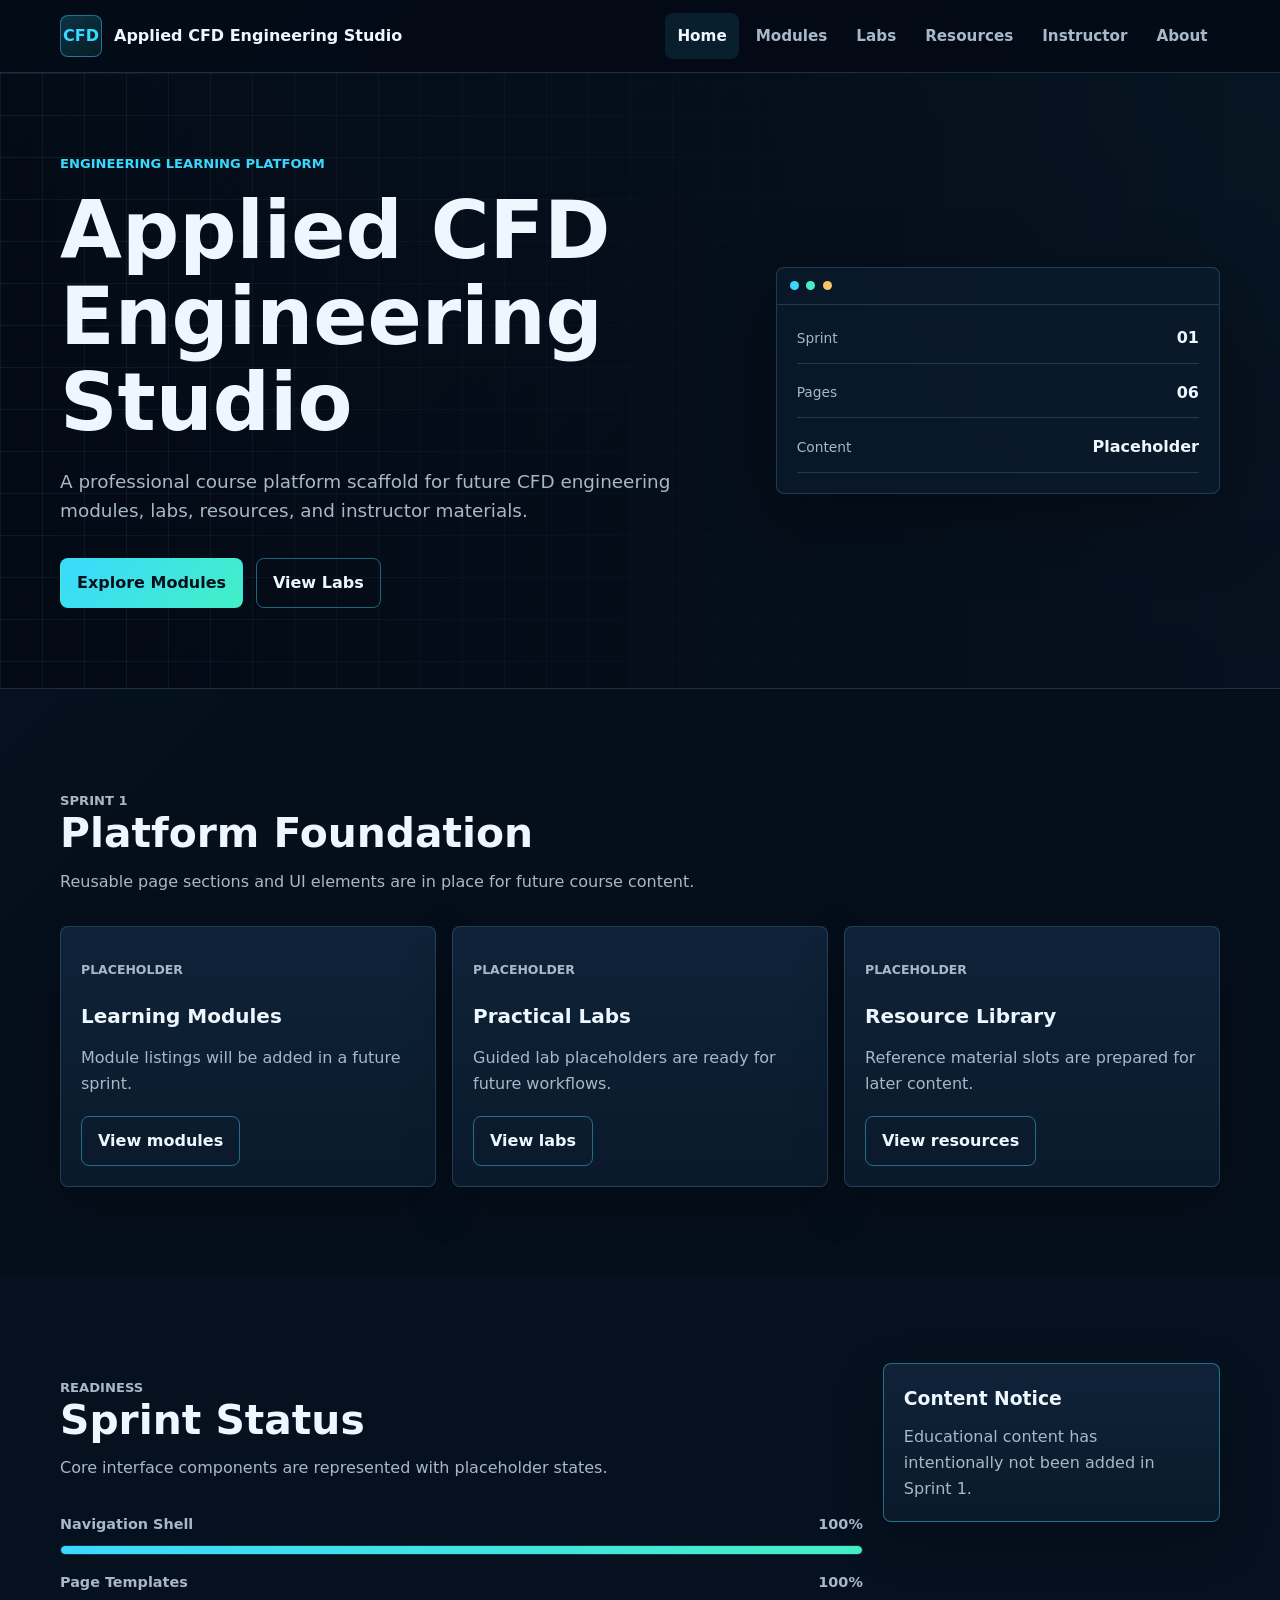
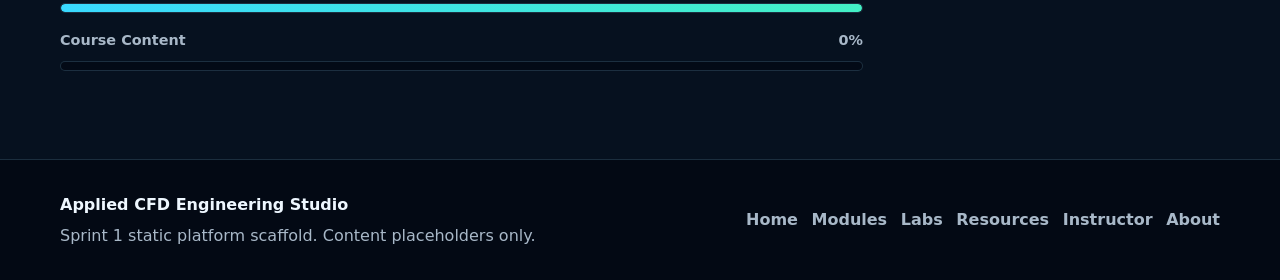
<file: index.html>
<!doctype html>
<html lang="en">
  <head>
    <meta charset="utf-8">
    <meta name="viewport" content="width=device-width, initial-scale=1">
    <meta name="description" content="Applied CFD Engineering Studio learning platform scaffold.">
    <title>Applied CFD Engineering Studio</title>
    <link rel="stylesheet" href="assets/css/styles.css">
  </head>
  <body data-page="home">
    <a class="skip-link" href="#main">Skip to content</a>
    <div id="site-nav"></div>

    <main id="main">
      <section id="page-hero"></section>

      <section class="section band">
        <div class="container">
          <div data-section-header data-kicker="Sprint 1" data-title="Platform Foundation" data-copy="Reusable page sections and UI elements are in place for future course content."></div>
          <div class="feature-grid">
            <article data-card data-title="Learning Modules" data-meta="Placeholder" data-copy="Module listings will be added in a future sprint." data-link="modules.html" data-link-label="View modules"></article>
            <article data-card data-title="Practical Labs" data-meta="Placeholder" data-copy="Guided lab placeholders are ready for future workflows." data-link="labs.html" data-link-label="View labs"></article>
            <article data-card data-title="Resource Library" data-meta="Placeholder" data-copy="Reference material slots are prepared for later content." data-link="resources.html" data-link-label="View resources"></article>
          </div>
        </div>
      </section>

      <section class="section">
        <div class="container split-panel">
          <div>
            <div data-section-header data-kicker="Readiness" data-title="Sprint Status" data-copy="Core interface components are represented with placeholder states."></div>
            <div class="stack">
              <div data-progress data-label="Navigation Shell" data-value="100"></div>
              <div data-progress data-label="Page Templates" data-value="100"></div>
              <div data-progress data-label="Course Content" data-value="0"></div>
            </div>
          </div>
          <aside data-callout data-title="Content Notice" data-tone="cyan" data-copy="Educational content has intentionally not been added in Sprint 1."></aside>
        </div>
      </section>
    </main>

    <div id="site-footer"></div>
    <script type="module" src="assets/js/main.js"></script>
  </body>
</html>
</file>
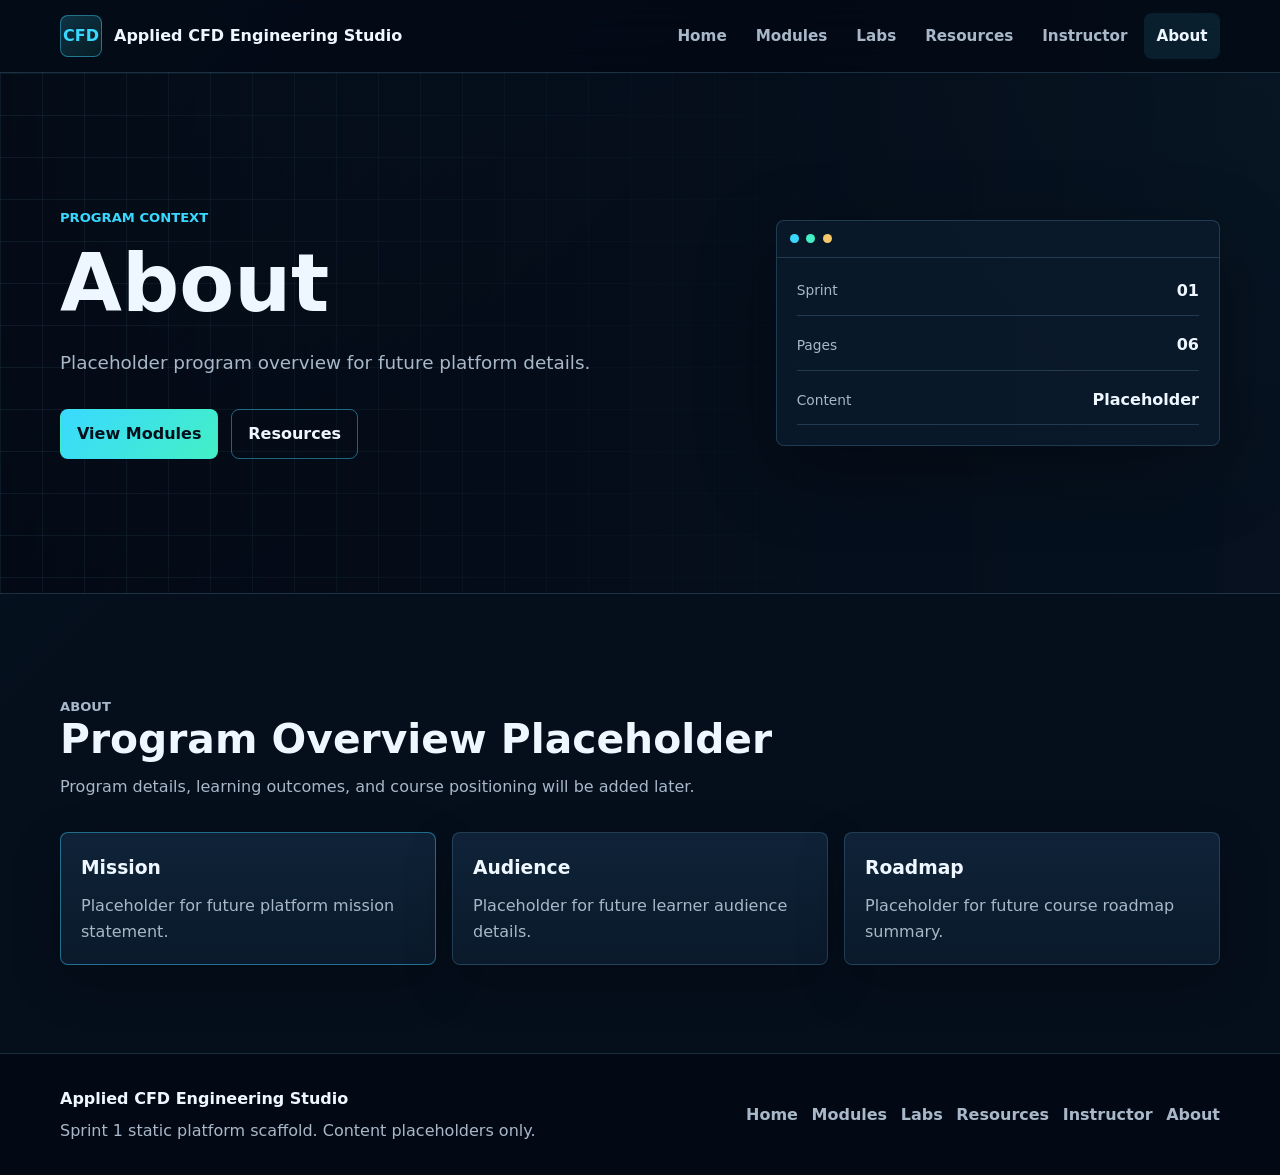
<file: about.html>
<!doctype html>
<html lang="en">
  <head>
    <meta charset="utf-8">
    <meta name="viewport" content="width=device-width, initial-scale=1">
    <meta name="description" content="Placeholder about page for Applied CFD Engineering Studio.">
    <title>About | Applied CFD Engineering Studio</title>
    <link rel="stylesheet" href="assets/css/styles.css">
  </head>
  <body data-page="about">
    <a class="skip-link" href="#main">Skip to content</a>
    <div id="site-nav"></div>

    <main id="main">
      <section id="page-hero"></section>

      <section class="section band">
        <div class="container">
          <div data-section-header data-kicker="About" data-title="Program Overview Placeholder" data-copy="Program details, learning outcomes, and course positioning will be added later."></div>
          <div class="feature-grid">
            <div data-callout data-title="Mission" data-tone="cyan" data-copy="Placeholder for future platform mission statement."></div>
            <div data-callout data-title="Audience" data-tone="neutral" data-copy="Placeholder for future learner audience details."></div>
            <div data-callout data-title="Roadmap" data-tone="neutral" data-copy="Placeholder for future course roadmap summary."></div>
          </div>
        </div>
      </section>
    </main>

    <div id="site-footer"></div>
    <script type="module" src="assets/js/main.js"></script>
  </body>
</html>
</file>
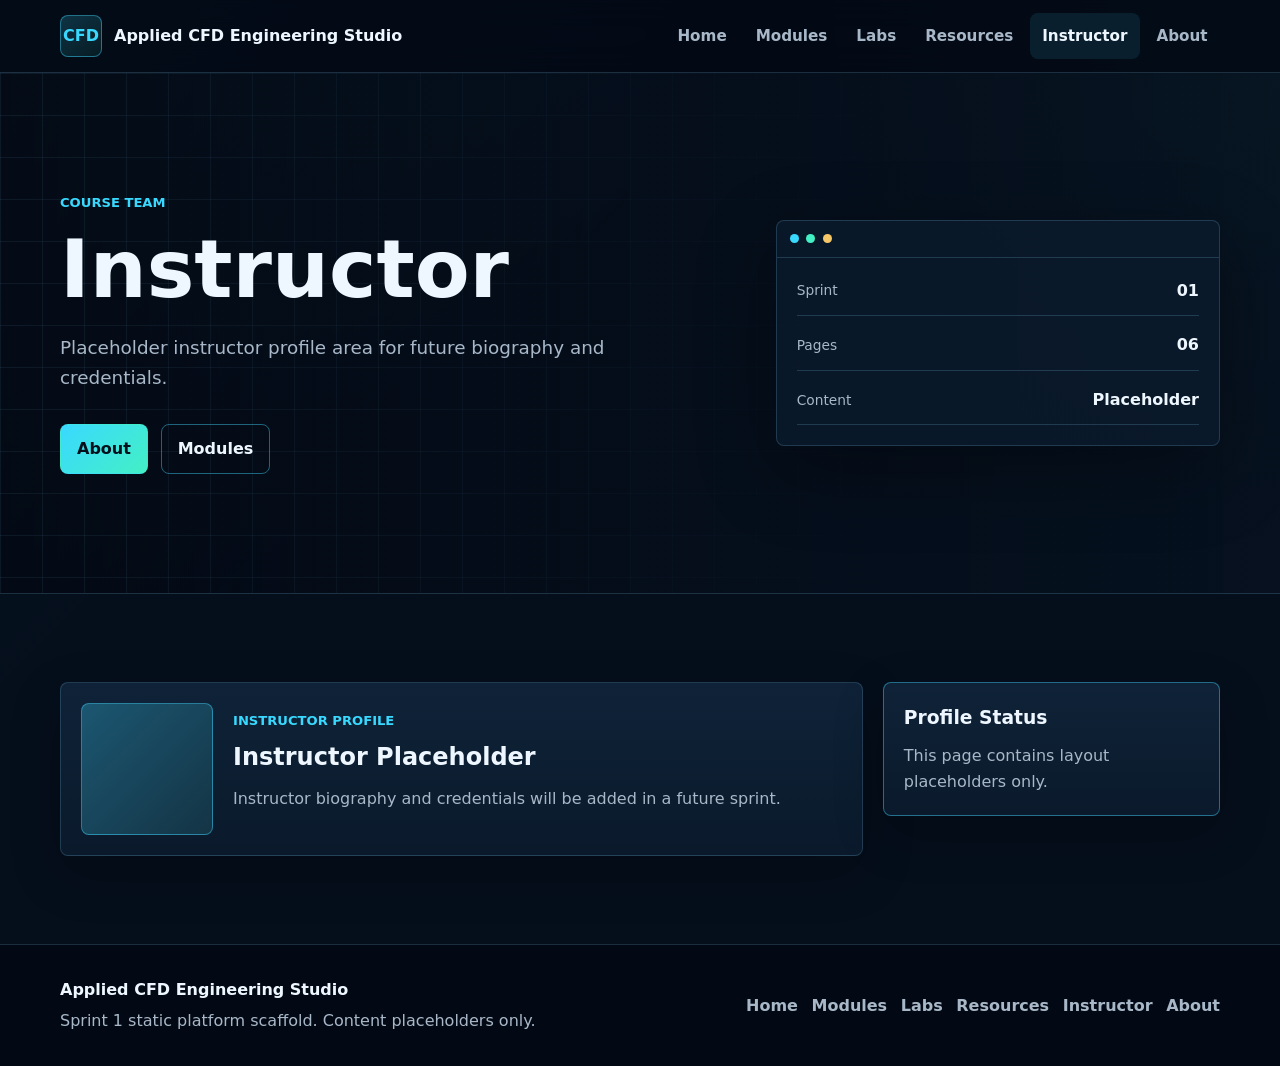
<file: instructor.html>
<!doctype html>
<html lang="en">
  <head>
    <meta charset="utf-8">
    <meta name="viewport" content="width=device-width, initial-scale=1">
    <meta name="description" content="Placeholder instructor page for Applied CFD Engineering Studio.">
    <title>Instructor | Applied CFD Engineering Studio</title>
    <link rel="stylesheet" href="assets/css/styles.css">
  </head>
  <body data-page="instructor">
    <a class="skip-link" href="#main">Skip to content</a>
    <div id="site-nav"></div>

    <main id="main">
      <section id="page-hero"></section>

      <section class="section band">
        <div class="container split-panel">
          <div class="profile-shell">
            <div class="avatar-placeholder" aria-hidden="true"></div>
            <div>
              <p class="eyebrow">Instructor Profile</p>
              <h2>Instructor Placeholder</h2>
              <p class="muted">Instructor biography and credentials will be added in a future sprint.</p>
            </div>
          </div>
          <aside data-callout data-title="Profile Status" data-tone="cyan" data-copy="This page contains layout placeholders only."></aside>
        </div>
      </section>
    </main>

    <div id="site-footer"></div>
    <script type="module" src="assets/js/main.js"></script>
  </body>
</html>
</file>
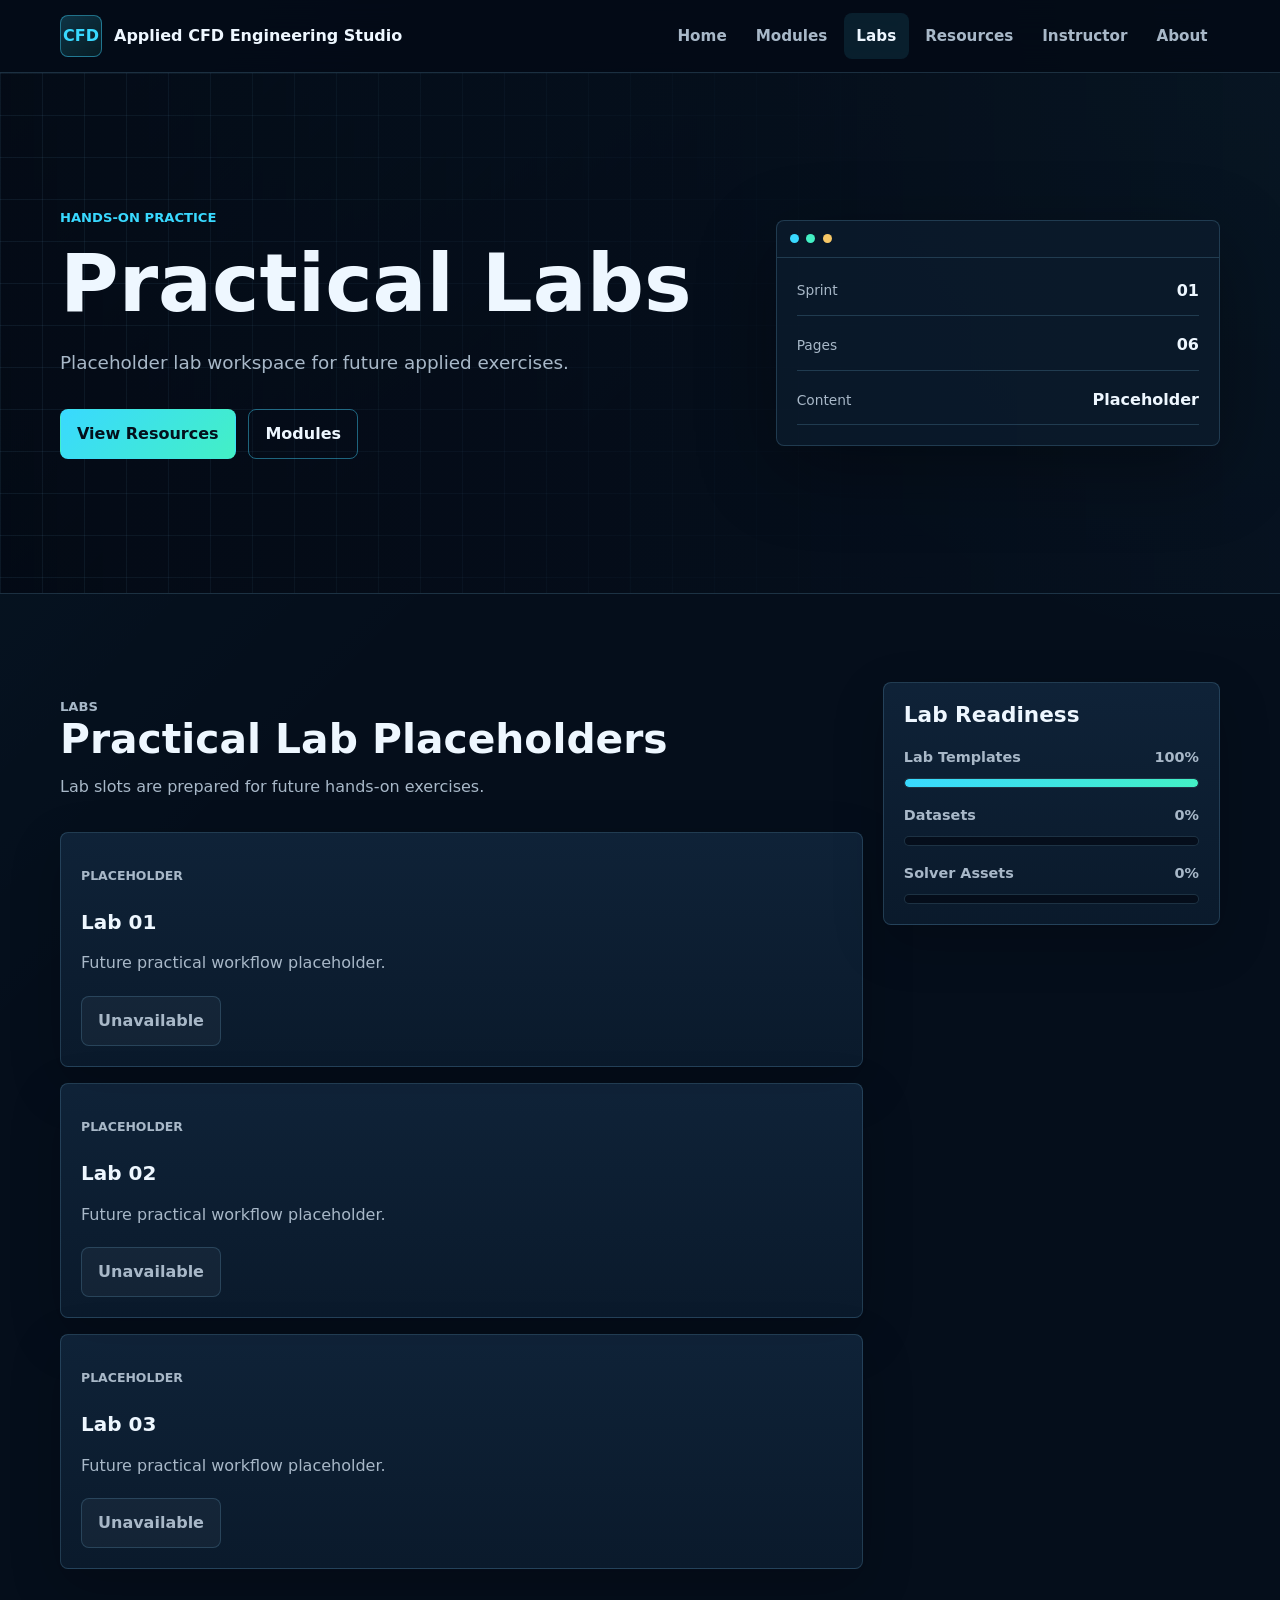
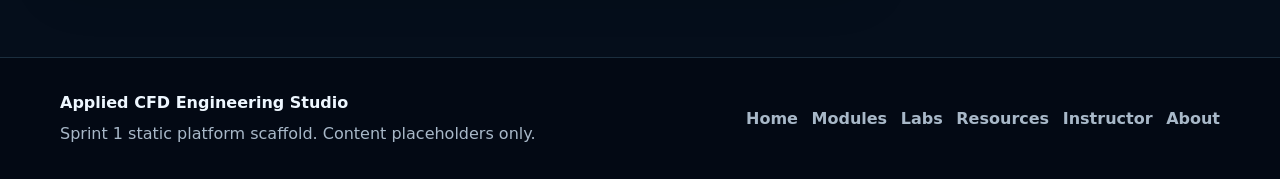
<file: labs.html>
<!doctype html>
<html lang="en">
  <head>
    <meta charset="utf-8">
    <meta name="viewport" content="width=device-width, initial-scale=1">
    <meta name="description" content="Placeholder practical labs for Applied CFD Engineering Studio.">
    <title>Practical Labs | Applied CFD Engineering Studio</title>
    <link rel="stylesheet" href="assets/css/styles.css">
  </head>
  <body data-page="labs">
    <a class="skip-link" href="#main">Skip to content</a>
    <div id="site-nav"></div>

    <main id="main">
      <section id="page-hero"></section>

      <section class="section band">
        <div class="container split-panel">
          <div>
            <div data-section-header data-kicker="Labs" data-title="Practical Lab Placeholders" data-copy="Lab slots are prepared for future hands-on exercises."></div>
            <div class="stack">
              <article data-card data-title="Lab 01" data-meta="Placeholder" data-copy="Future practical workflow placeholder." data-link="#" data-link-label="Unavailable"></article>
              <article data-card data-title="Lab 02" data-meta="Placeholder" data-copy="Future practical workflow placeholder." data-link="#" data-link-label="Unavailable"></article>
              <article data-card data-title="Lab 03" data-meta="Placeholder" data-copy="Future practical workflow placeholder." data-link="#" data-link-label="Unavailable"></article>
            </div>
          </div>
          <aside class="panel">
            <h2>Lab Readiness</h2>
            <div class="stack">
              <div data-progress data-label="Lab Templates" data-value="100"></div>
              <div data-progress data-label="Datasets" data-value="0"></div>
              <div data-progress data-label="Solver Assets" data-value="0"></div>
            </div>
          </aside>
        </div>
      </section>
    </main>

    <div id="site-footer"></div>
    <script type="module" src="assets/js/main.js"></script>
  </body>
</html>
</file>
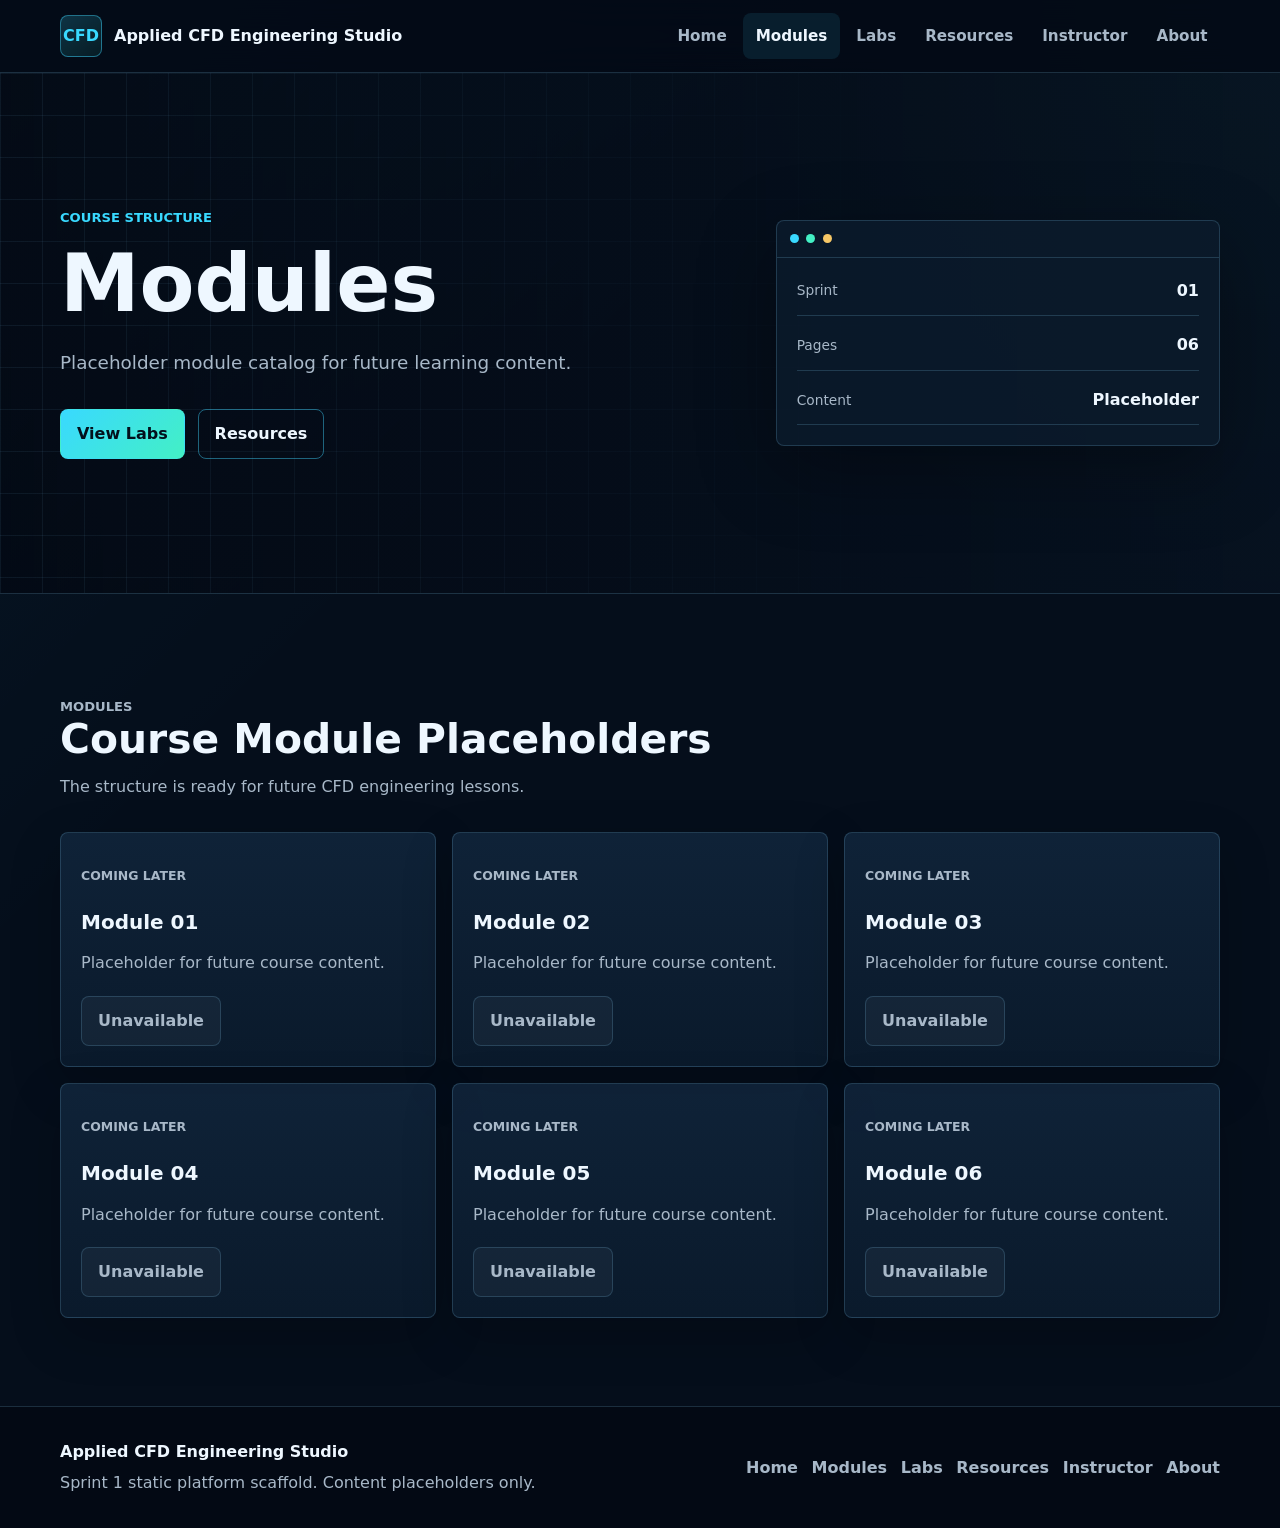
<file: modules.html>
<!doctype html>
<html lang="en">
  <head>
    <meta charset="utf-8">
    <meta name="viewport" content="width=device-width, initial-scale=1">
    <meta name="description" content="Placeholder modules for Applied CFD Engineering Studio.">
    <title>Modules | Applied CFD Engineering Studio</title>
    <link rel="stylesheet" href="assets/css/styles.css">
  </head>
  <body data-page="modules">
    <a class="skip-link" href="#main">Skip to content</a>
    <div id="site-nav"></div>

    <main id="main">
      <section id="page-hero"></section>

      <section class="section band">
        <div class="container">
          <div data-section-header data-kicker="Modules" data-title="Course Module Placeholders" data-copy="The structure is ready for future CFD engineering lessons."></div>
          <div class="course-grid">
            <article data-card data-title="Module 01" data-meta="Coming later" data-copy="Placeholder for future course content." data-link="#" data-link-label="Unavailable"></article>
            <article data-card data-title="Module 02" data-meta="Coming later" data-copy="Placeholder for future course content." data-link="#" data-link-label="Unavailable"></article>
            <article data-card data-title="Module 03" data-meta="Coming later" data-copy="Placeholder for future course content." data-link="#" data-link-label="Unavailable"></article>
            <article data-card data-title="Module 04" data-meta="Coming later" data-copy="Placeholder for future course content." data-link="#" data-link-label="Unavailable"></article>
            <article data-card data-title="Module 05" data-meta="Coming later" data-copy="Placeholder for future course content." data-link="#" data-link-label="Unavailable"></article>
            <article data-card data-title="Module 06" data-meta="Coming later" data-copy="Placeholder for future course content." data-link="#" data-link-label="Unavailable"></article>
          </div>
        </div>
      </section>
    </main>

    <div id="site-footer"></div>
    <script type="module" src="assets/js/main.js"></script>
  </body>
</html>
</file>
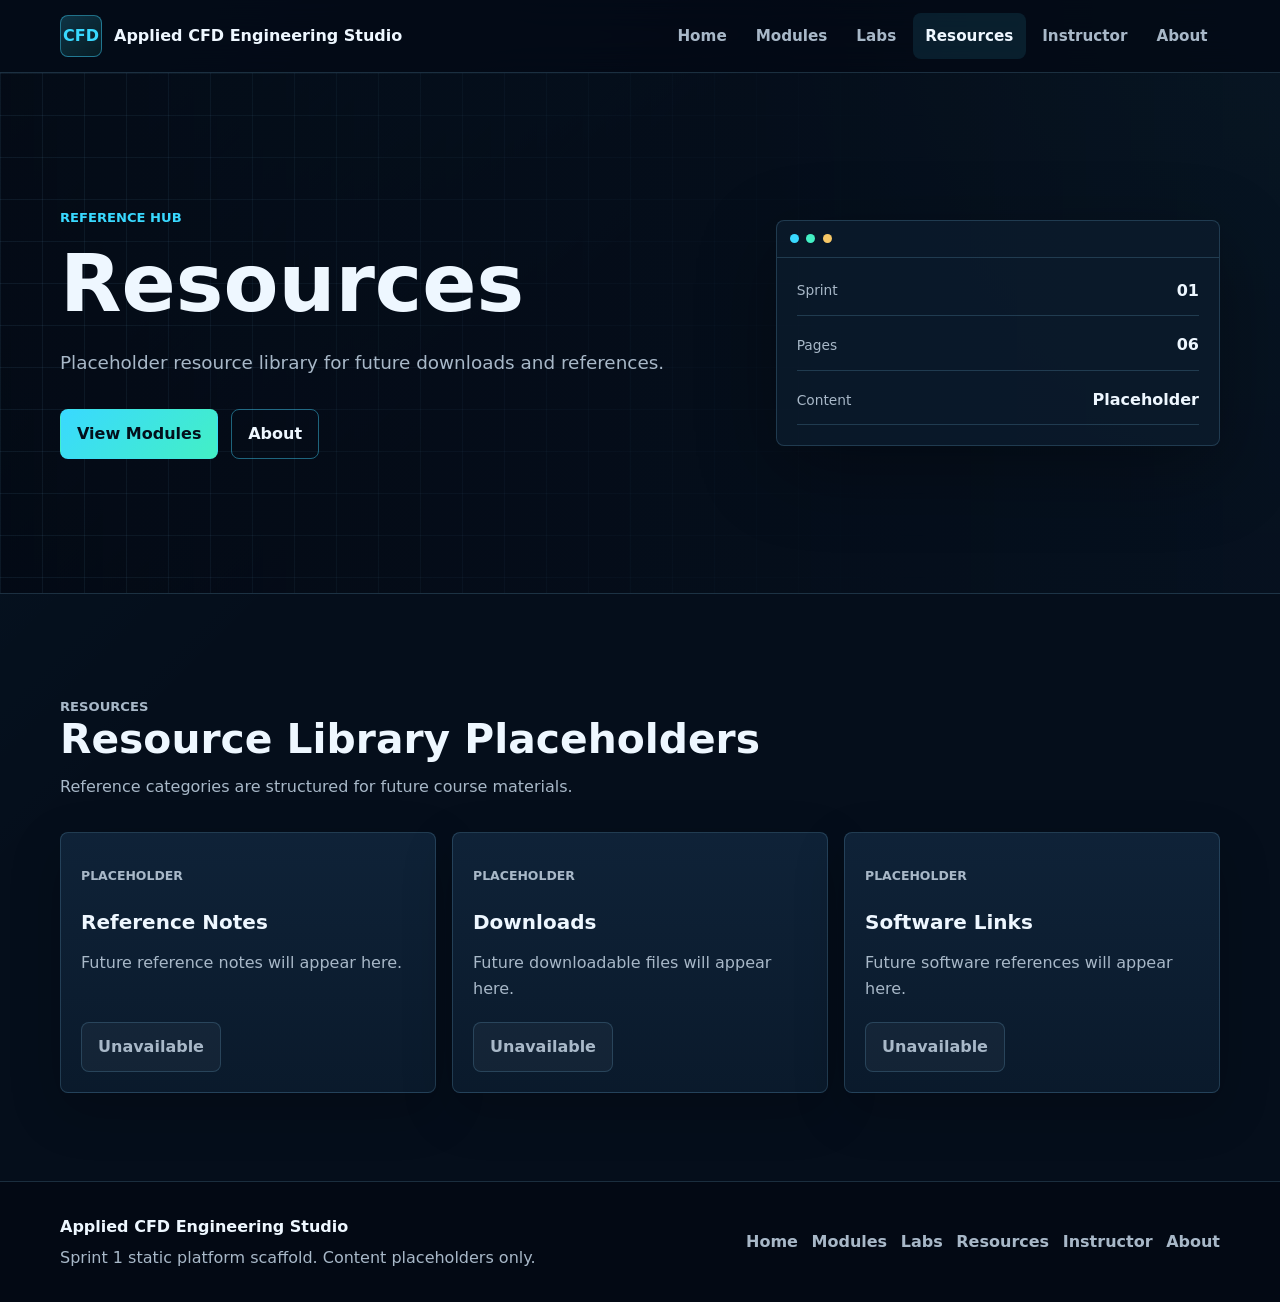
<file: resources.html>
<!doctype html>
<html lang="en">
  <head>
    <meta charset="utf-8">
    <meta name="viewport" content="width=device-width, initial-scale=1">
    <meta name="description" content="Placeholder resources for Applied CFD Engineering Studio.">
    <title>Resources | Applied CFD Engineering Studio</title>
    <link rel="stylesheet" href="assets/css/styles.css">
  </head>
  <body data-page="resources">
    <a class="skip-link" href="#main">Skip to content</a>
    <div id="site-nav"></div>

    <main id="main">
      <section id="page-hero"></section>

      <section class="section band">
        <div class="container">
          <div data-section-header data-kicker="Resources" data-title="Resource Library Placeholders" data-copy="Reference categories are structured for future course materials."></div>
          <div class="feature-grid">
            <article data-card data-title="Reference Notes" data-meta="Placeholder" data-copy="Future reference notes will appear here." data-link="#" data-link-label="Unavailable"></article>
            <article data-card data-title="Downloads" data-meta="Placeholder" data-copy="Future downloadable files will appear here." data-link="#" data-link-label="Unavailable"></article>
            <article data-card data-title="Software Links" data-meta="Placeholder" data-copy="Future software references will appear here." data-link="#" data-link-label="Unavailable"></article>
          </div>
        </div>
      </section>
    </main>

    <div id="site-footer"></div>
    <script type="module" src="assets/js/main.js"></script>
  </body>
</html>
</file>
<file: assets/css/styles.css>
:root {
  color-scheme: dark;
  --bg: #06111f;
  --bg-strong: #030914;
  --surface: #0b1b2d;
  --surface-2: #10243a;
  --line: rgba(139, 213, 255, 0.18);
  --line-strong: rgba(64, 214, 255, 0.44);
  --text: #eef7ff;
  --muted: #a8b8c8;
  --cyan: #39d9ff;
  --cyan-strong: #00a9d6;
  --teal: #43f0c5;
  --amber: #f6c766;
  --danger: #ff6d7a;
  --shadow: 0 24px 80px rgba(0, 0, 0, 0.32);
  --radius: 8px;
  --max: 1160px;
  --font: Inter, ui-sans-serif, system-ui, -apple-system, BlinkMacSystemFont, "Segoe UI", sans-serif;
}

* {
  box-sizing: border-box;
}

html {
  min-width: 320px;
  scroll-behavior: smooth;
}

body {
  margin: 0;
  min-height: 100vh;
  background:
    linear-gradient(135deg, rgba(57, 217, 255, 0.08), transparent 34%),
    radial-gradient(circle at top right, rgba(67, 240, 197, 0.08), transparent 30%),
    var(--bg);
  color: var(--text);
  font-family: var(--font);
  line-height: 1.6;
}

a {
  color: inherit;
  text-decoration: none;
}

button,
input,
textarea,
select {
  font: inherit;
}

.skip-link {
  position: fixed;
  top: 12px;
  left: 12px;
  z-index: 100;
  transform: translateY(-160%);
  border: 1px solid var(--line-strong);
  border-radius: var(--radius);
  background: var(--surface);
  padding: 0.65rem 0.9rem;
  color: var(--text);
}

.skip-link:focus {
  transform: translateY(0);
}

.container {
  width: min(100% - 32px, var(--max));
  margin-inline: auto;
}

.site-header {
  position: sticky;
  top: 0;
  z-index: 20;
  border-bottom: 1px solid var(--line);
  background: rgba(3, 9, 20, 0.86);
  backdrop-filter: blur(18px);
}

.nav-inner {
  display: flex;
  align-items: center;
  justify-content: space-between;
  min-height: 72px;
  gap: 1rem;
}

.brand {
  display: inline-flex;
  align-items: center;
  min-width: 0;
  gap: 0.75rem;
  font-weight: 800;
}

.brand-mark {
  display: grid;
  width: 42px;
  height: 42px;
  flex: 0 0 auto;
  place-items: center;
  border: 1px solid var(--line-strong);
  border-radius: var(--radius);
  background: linear-gradient(145deg, rgba(57, 217, 255, 0.2), rgba(67, 240, 197, 0.08));
  color: var(--cyan);
  letter-spacing: 0;
}

.brand-text {
  overflow: hidden;
  text-overflow: ellipsis;
  white-space: nowrap;
}

.nav-toggle {
  display: none;
  width: 42px;
  height: 42px;
  border: 1px solid var(--line);
  border-radius: var(--radius);
  background: var(--surface);
  color: var(--text);
  cursor: pointer;
}

.nav-toggle span {
  display: block;
  width: 18px;
  height: 2px;
  margin: 4px auto;
  background: currentColor;
}

.nav-links {
  display: flex;
  align-items: center;
  gap: 0.25rem;
}

.nav-link {
  border-radius: var(--radius);
  padding: 0.65rem 0.78rem;
  color: var(--muted);
  font-size: 0.95rem;
  font-weight: 700;
}

.nav-link:hover,
.nav-link:focus,
.nav-link.is-active {
  background: rgba(57, 217, 255, 0.1);
  color: var(--text);
  outline: none;
}

.hero {
  position: relative;
  overflow: hidden;
  border-bottom: 1px solid var(--line);
  background:
    linear-gradient(90deg, rgba(3, 9, 20, 0.96), rgba(6, 17, 31, 0.74)),
    linear-gradient(135deg, rgba(57, 217, 255, 0.16), transparent 42%);
}

.hero::after {
  position: absolute;
  inset: 0;
  pointer-events: none;
  content: "";
  background-image:
    linear-gradient(rgba(139, 213, 255, 0.075) 1px, transparent 1px),
    linear-gradient(90deg, rgba(139, 213, 255, 0.075) 1px, transparent 1px);
  background-size: 42px 42px;
  mask-image: linear-gradient(90deg, black, transparent 74%);
}

.hero-inner {
  position: relative;
  z-index: 1;
  display: grid;
  grid-template-columns: minmax(0, 1.1fr) minmax(280px, 0.75fr);
  align-items: center;
  gap: clamp(2rem, 5vw, 5rem);
  min-height: 520px;
  padding-block: 5rem;
}

.eyebrow {
  margin: 0 0 0.85rem;
  color: var(--cyan);
  font-size: 0.82rem;
  font-weight: 800;
  letter-spacing: 0;
  text-transform: uppercase;
}

.hero h1,
.section-heading h2,
.panel h2,
.profile-shell h2 {
  margin: 0;
  line-height: 1.08;
  letter-spacing: 0;
}

.hero h1 {
  max-width: 780px;
  font-size: 5rem;
}

.hero-copy {
  max-width: 680px;
  margin: 1.25rem 0 0;
  color: var(--muted);
  font-size: 1.15rem;
}

.hero-actions {
  display: flex;
  flex-wrap: wrap;
  gap: 0.8rem;
  margin-top: 2rem;
}

.hero-console {
  border: 1px solid var(--line);
  border-radius: var(--radius);
  background: rgba(11, 27, 45, 0.82);
  box-shadow: var(--shadow);
}

.console-top {
  display: flex;
  gap: 0.45rem;
  border-bottom: 1px solid var(--line);
  padding: 0.85rem;
}

.console-dot {
  width: 9px;
  height: 9px;
  border-radius: 999px;
  background: var(--cyan);
}

.console-dot:nth-child(2) {
  background: var(--teal);
}

.console-dot:nth-child(3) {
  background: var(--amber);
}

.console-body {
  display: grid;
  gap: 1rem;
  padding: 1.25rem;
}

.metric-row {
  display: flex;
  align-items: center;
  justify-content: space-between;
  gap: 1rem;
  border-bottom: 1px solid var(--line);
  padding-bottom: 0.75rem;
}

.metric-label {
  color: var(--muted);
  font-size: 0.86rem;
}

.metric-value {
  color: var(--text);
  font-weight: 800;
}

.section {
  padding-block: clamp(3rem, 7vw, 5.5rem);
}

.band {
  background: rgba(3, 9, 20, 0.36);
}

.section-heading {
  max-width: 760px;
  margin-bottom: 2rem;
}

.section-heading h2 {
  font-size: 2.55rem;
}

.section-heading p {
  margin: 0.85rem 0 0;
  color: var(--muted);
}

.feature-grid,
.course-grid {
  display: grid;
  gap: 1rem;
}

.feature-grid {
  grid-template-columns: repeat(3, minmax(0, 1fr));
}

.course-grid {
  grid-template-columns: repeat(3, minmax(0, 1fr));
}

.card,
.callout,
.panel,
.profile-shell {
  border: 1px solid var(--line);
  border-radius: var(--radius);
  background: linear-gradient(180deg, rgba(16, 36, 58, 0.92), rgba(11, 27, 45, 0.92));
  box-shadow: 0 18px 52px rgba(0, 0, 0, 0.2);
}

.card {
  display: flex;
  min-height: 220px;
  flex-direction: column;
  padding: 1.25rem;
}

.card-meta {
  margin: 0 0 0.8rem;
  color: var(--cyan);
  font-size: 0.78rem;
  font-weight: 800;
  letter-spacing: 0;
  text-transform: uppercase;
}

.card h3 {
  margin: 0;
  font-size: 1.25rem;
}

.card p {
  margin: 0.8rem 0 1.25rem;
  color: var(--muted);
}

.card .button {
  margin-top: auto;
  align-self: flex-start;
}

.button {
  display: inline-flex;
  align-items: center;
  justify-content: center;
  min-height: 44px;
  border: 1px solid var(--line-strong);
  border-radius: var(--radius);
  padding: 0.7rem 1rem;
  background: rgba(57, 217, 255, 0.1);
  color: var(--text);
  font-weight: 800;
  cursor: pointer;
}

.button:hover,
.button:focus {
  background: rgba(57, 217, 255, 0.18);
  outline: none;
}

.button.primary {
  border-color: transparent;
  background: linear-gradient(135deg, var(--cyan), var(--teal));
  color: #03101c;
}

.button.ghost {
  background: transparent;
}

.button.disabled,
.button[aria-disabled="true"] {
  border-color: var(--line);
  background: rgba(168, 184, 200, 0.06);
  color: var(--muted);
  cursor: not-allowed;
}

.split-panel {
  display: grid;
  grid-template-columns: minmax(0, 1fr) minmax(280px, 0.42fr);
  gap: 1.25rem;
  align-items: start;
}

.stack {
  display: grid;
  gap: 1rem;
}

.panel {
  padding: 1.25rem;
}

.panel h2 {
  margin-bottom: 1.25rem;
  font-size: 1.35rem;
}

.progress {
  display: grid;
  gap: 0.55rem;
}

.progress-top {
  display: flex;
  align-items: center;
  justify-content: space-between;
  gap: 1rem;
  color: var(--muted);
  font-size: 0.9rem;
  font-weight: 700;
}

.progress-track {
  overflow: hidden;
  height: 10px;
  border: 1px solid var(--line);
  border-radius: 999px;
  background: rgba(3, 9, 20, 0.72);
}

.progress-fill {
  width: var(--value, 0%);
  height: 100%;
  border-radius: inherit;
  background: linear-gradient(90deg, var(--cyan), var(--teal));
}

.callout {
  padding: 1.25rem;
}

.callout h3 {
  margin: 0 0 0.65rem;
}

.callout p {
  margin: 0;
  color: var(--muted);
}

.callout.cyan {
  border-color: var(--line-strong);
}

.profile-shell {
  display: grid;
  grid-template-columns: 132px minmax(0, 1fr);
  gap: 1.25rem;
  align-items: center;
  padding: 1.25rem;
}

.avatar-placeholder {
  aspect-ratio: 1;
  border: 1px solid var(--line-strong);
  border-radius: var(--radius);
  background:
    linear-gradient(135deg, rgba(57, 217, 255, 0.28), rgba(67, 240, 197, 0.08)),
    var(--surface-2);
}

.muted {
  color: var(--muted);
}

.site-footer {
  border-top: 1px solid var(--line);
  background: var(--bg-strong);
}

.footer-inner {
  display: grid;
  grid-template-columns: minmax(0, 1fr) auto;
  gap: 2rem;
  padding-block: 2rem;
}

.footer-title {
  margin: 0;
  font-weight: 800;
}

.footer-copy {
  margin: 0.35rem 0 0;
  color: var(--muted);
}

.footer-links {
  display: flex;
  flex-wrap: wrap;
  gap: 0.85rem;
  align-items: center;
  justify-content: flex-end;
}

.footer-links a {
  color: var(--muted);
  font-weight: 700;
}

.footer-links a:hover,
.footer-links a:focus {
  color: var(--text);
  outline: none;
}

@media (max-width: 920px) {
  .nav-toggle {
    display: block;
  }

  .nav-links {
    position: absolute;
    top: 72px;
    right: 16px;
    left: 16px;
    display: none;
    flex-direction: column;
    align-items: stretch;
    border: 1px solid var(--line);
    border-radius: var(--radius);
    background: rgba(3, 9, 20, 0.98);
    padding: 0.5rem;
    box-shadow: var(--shadow);
  }

  .nav-links.is-open {
    display: flex;
  }

  .hero-inner,
  .split-panel {
    grid-template-columns: 1fr;
  }

  .hero-inner {
    min-height: auto;
  }

  .hero h1 {
    font-size: 3.6rem;
  }

  .section-heading h2 {
    font-size: 2.25rem;
  }

  .feature-grid,
  .course-grid {
    grid-template-columns: repeat(2, minmax(0, 1fr));
  }
}

@media (max-width: 620px) {
  .container {
    width: min(100% - 24px, var(--max));
  }

  .brand-text {
    max-width: 210px;
  }

  .hero-inner {
    padding-block: 3.5rem;
  }

  .hero h1 {
    font-size: 2.55rem;
  }

  .hero-copy {
    font-size: 1rem;
  }

  .section-heading h2 {
    font-size: 1.85rem;
  }

  .hero-actions {
    flex-direction: column;
  }

  .button {
    width: 100%;
  }

  .feature-grid,
  .course-grid,
  .footer-inner,
  .profile-shell {
    grid-template-columns: 1fr;
  }

  .footer-links {
    justify-content: flex-start;
  }
}
</file>
